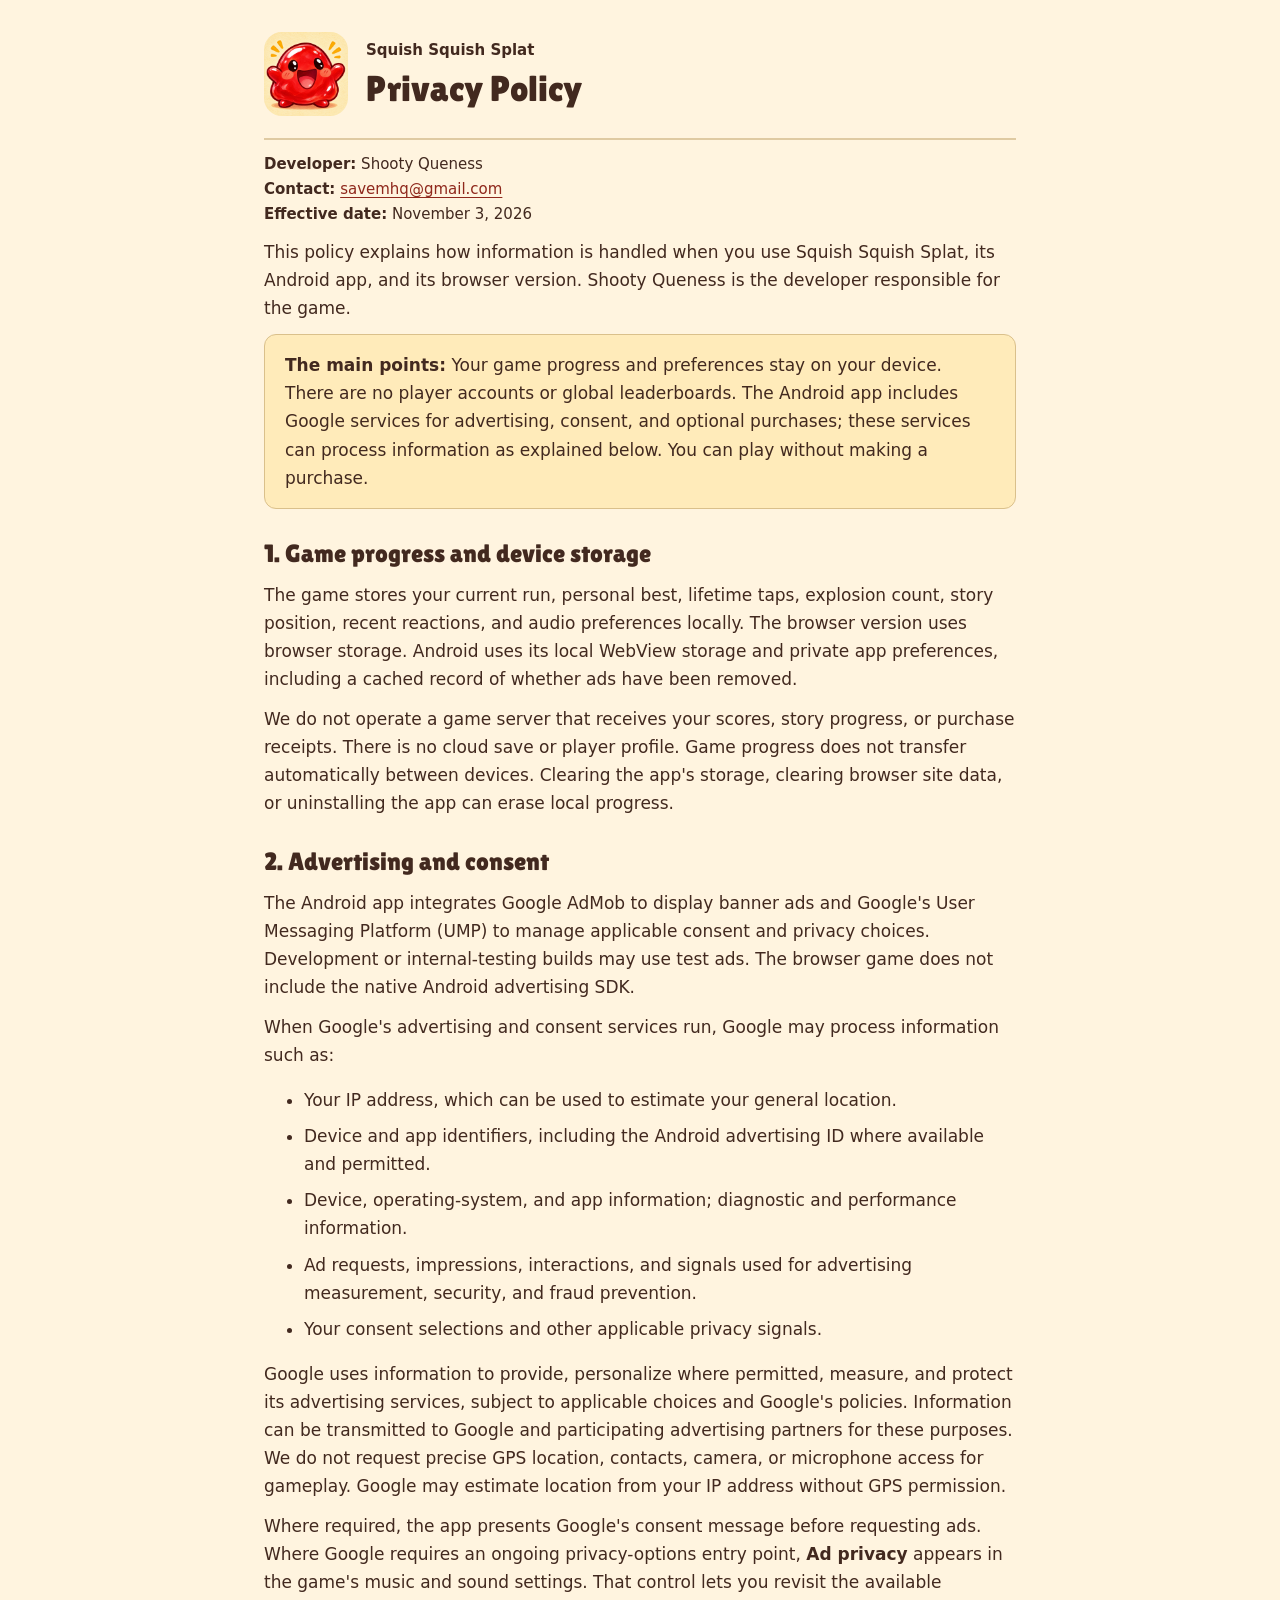
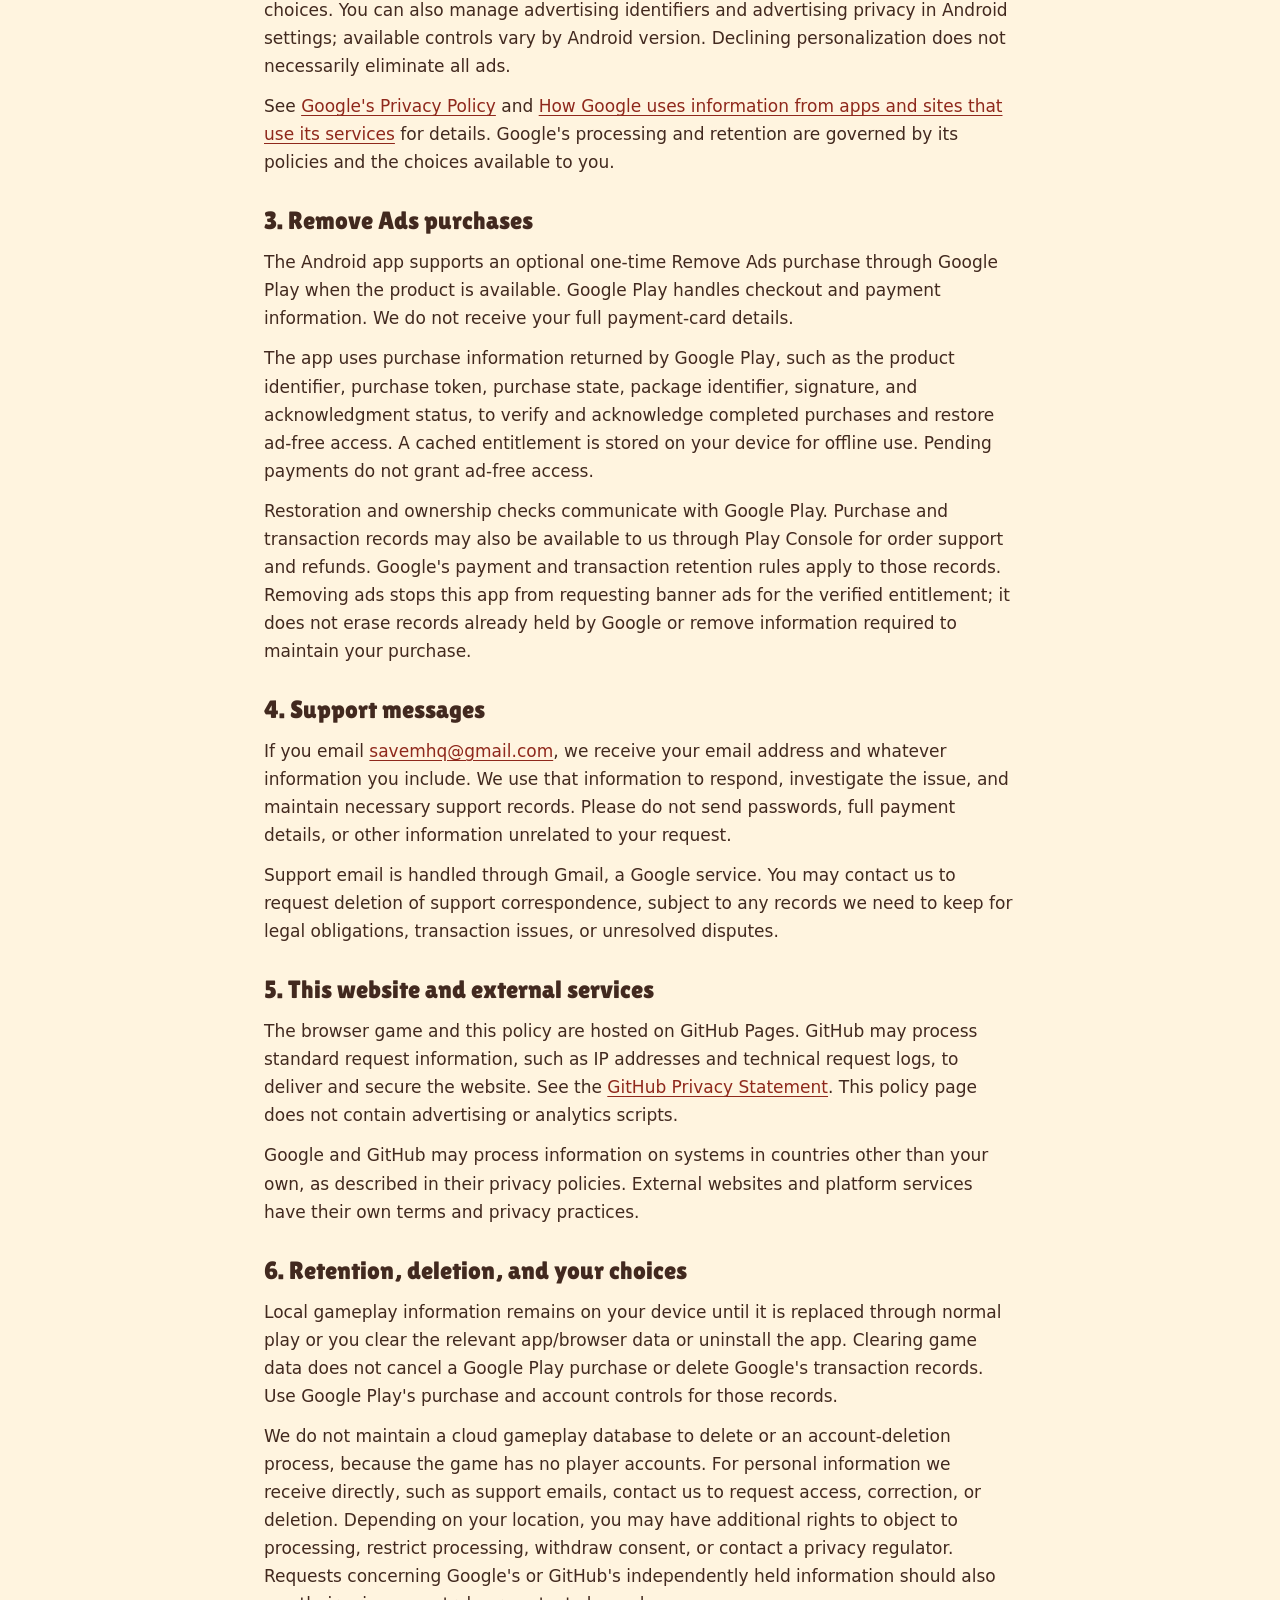
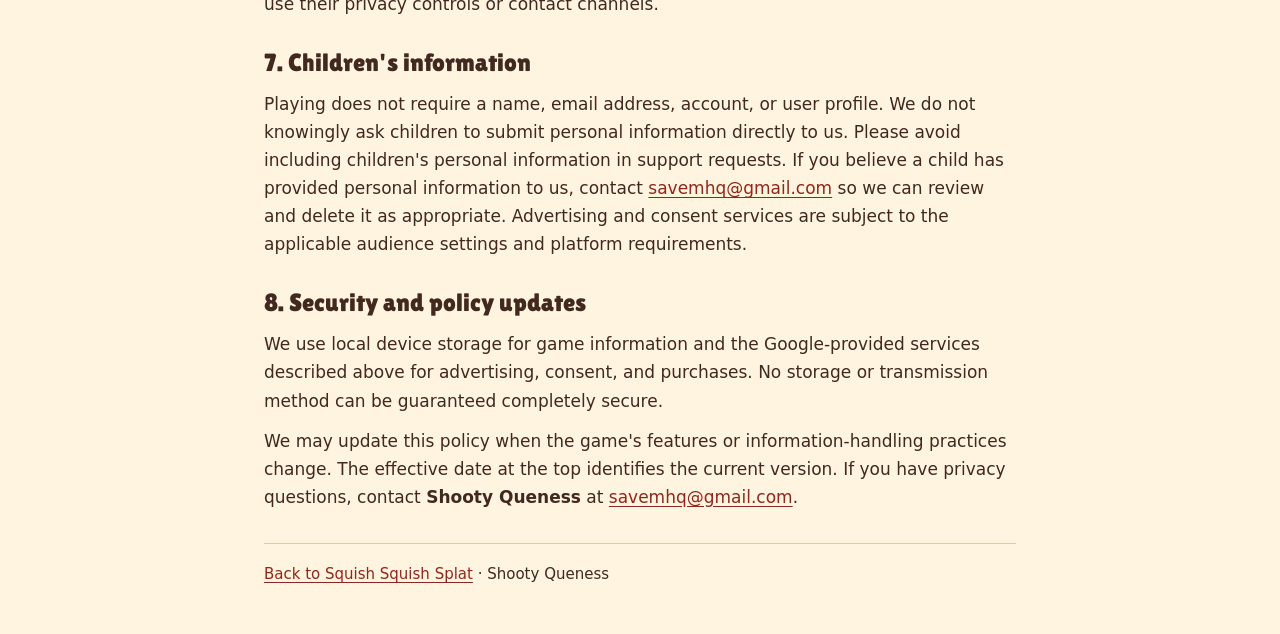
<file: privacy.html>
<!doctype html>
<html lang="en">
<head>
<meta charset="utf-8">
<meta name="viewport" content="width=device-width, initial-scale=1">
<meta name="theme-color" content="#fff4df">
<meta name="description" content="Privacy policy for Squish Squish Splat, developed by Shooty Queness. Information about local game saves, advertising, consent, purchases, and privacy choices.">
<link rel="canonical" href="https://shootyq.github.io/Clickclickboom/privacy.html">
<link rel="icon" type="image/png" sizes="48x48" href="assets/ui/favicon-48.png">
<title>Privacy Policy · Squish Squish Splat</title>
<style>
@font-face { font-family: 'Lilita One'; src: url('assets/fonts/LilitaOne-Regular.ttf') format('truetype'); font-display: swap; }
* { box-sizing: border-box; }
html { color-scheme: light; }
body { margin: 0; color: #42291f; background: #fff4df; font: 17px/1.65 system-ui, sans-serif; }
main { max-width: 800px; margin: 0 auto; padding: 32px 24px 48px; }
header { display: flex; gap: 18px; align-items: center; padding-bottom: 22px; border-bottom: 2px solid #dfcaa2; }
header img { width: 84px; height: 84px; flex-shrink: 0; border-radius: 18px; }
h1, h2 { font-family: 'Lilita One', system-ui, sans-serif; font-weight: 400; line-height: 1.2; }
h1 { margin: 4px 0 0; font-size: 36px; }
h2 { margin: 30px 0 10px; font-size: 25px; }
p { margin: 12px 0; }
a { color: #8f281c; text-underline-offset: 3px; }
a:focus-visible { outline: 3px solid #b94523; outline-offset: 4px; }
.brand { margin: 0; font-size: 15px; font-weight: 700; }
.summary { background: #ffebba; padding: 16px 20px; border: 1px solid #dac08b; border-radius: 12px; }
.meta { font-size: 15px; }
li { margin: 8px 0; }
footer { margin-top: 32px; padding-top: 18px; border-top: 1px solid #dfcaa2; font-size: 15px; }
@media (max-width: 420px) { main { padding: 24px 18px 36px; } header { gap: 12px; } header img { width: 64px; height: 64px; } h1 { font-size: 29px; } }
</style>
</head>
<body>
<main>
<header><img src="assets/ui/app-icon-512.png" alt="The cheerful red Squish Squish Splat blob" width="84" height="84"><div><p class="brand">Squish Squish Splat</p><h1>Privacy Policy</h1></div></header>
<p class="meta"><strong>Developer:</strong> Shooty Queness<br><strong>Contact:</strong> <a href="mailto:savemhq@gmail.com">savemhq@gmail.com</a><br><strong>Effective date:</strong> November 3, 2026</p>
<p>This policy explains how information is handled when you use Squish Squish Splat, its Android app, and its browser version. Shooty Queness is the developer responsible for the game.</p>
<div class="summary"><strong>The main points:</strong> Your game progress and preferences stay on your device. There are no player accounts or global leaderboards. The Android app includes Google services for advertising, consent, and optional purchases; these services can process information as explained below. You can play without making a purchase.</div>

<h2>1. Game progress and device storage</h2>
<p>The game stores your current run, personal best, lifetime taps, explosion count, story position, recent reactions, and audio preferences locally. The browser version uses browser storage. Android uses its local WebView storage and private app preferences, including a cached record of whether ads have been removed.</p>
<p>We do not operate a game server that receives your scores, story progress, or purchase receipts. There is no cloud save or player profile. Game progress does not transfer automatically between devices. Clearing the app's storage, clearing browser site data, or uninstalling the app can erase local progress.</p>

<h2>2. Advertising and consent</h2>
<p>The Android app integrates Google AdMob to display banner ads and Google's User Messaging Platform (UMP) to manage applicable consent and privacy choices. Development or internal-testing builds may use test ads. The browser game does not include the native Android advertising SDK.</p>
<p>When Google's advertising and consent services run, Google may process information such as:</p>
<ul>
<li>Your IP address, which can be used to estimate your general location.</li>
<li>Device and app identifiers, including the Android advertising ID where available and permitted.</li>
<li>Device, operating-system, and app information; diagnostic and performance information.</li>
<li>Ad requests, impressions, interactions, and signals used for advertising measurement, security, and fraud prevention.</li>
<li>Your consent selections and other applicable privacy signals.</li>
</ul>
<p>Google uses information to provide, personalize where permitted, measure, and protect its advertising services, subject to applicable choices and Google's policies. Information can be transmitted to Google and participating advertising partners for these purposes. We do not request precise GPS location, contacts, camera, or microphone access for gameplay. Google may estimate location from your IP address without GPS permission.</p>
<p>Where required, the app presents Google's consent message before requesting ads. Where Google requires an ongoing privacy-options entry point, <strong>Ad privacy</strong> appears in the game's music and sound settings. That control lets you revisit the available choices. You can also manage advertising identifiers and advertising privacy in Android settings; available controls vary by Android version. Declining personalization does not necessarily eliminate all ads.</p>
<p>See <a href="https://policies.google.com/privacy">Google's Privacy Policy</a> and <a href="https://policies.google.com/technologies/partner-sites">How Google uses information from apps and sites that use its services</a> for details. Google's processing and retention are governed by its policies and the choices available to you.</p>

<h2>3. Remove Ads purchases</h2>
<p>The Android app supports an optional one-time Remove Ads purchase through Google Play when the product is available. Google Play handles checkout and payment information. We do not receive your full payment-card details.</p>
<p>The app uses purchase information returned by Google Play, such as the product identifier, purchase token, purchase state, package identifier, signature, and acknowledgment status, to verify and acknowledge completed purchases and restore ad-free access. A cached entitlement is stored on your device for offline use. Pending payments do not grant ad-free access.</p>
<p>Restoration and ownership checks communicate with Google Play. Purchase and transaction records may also be available to us through Play Console for order support and refunds. Google's payment and transaction retention rules apply to those records. Removing ads stops this app from requesting banner ads for the verified entitlement; it does not erase records already held by Google or remove information required to maintain your purchase.</p>

<h2>4. Support messages</h2>
<p>If you email <a href="mailto:savemhq@gmail.com">savemhq@gmail.com</a>, we receive your email address and whatever information you include. We use that information to respond, investigate the issue, and maintain necessary support records. Please do not send passwords, full payment details, or other information unrelated to your request.</p>
<p>Support email is handled through Gmail, a Google service. You may contact us to request deletion of support correspondence, subject to any records we need to keep for legal obligations, transaction issues, or unresolved disputes.</p>

<h2>5. This website and external services</h2>
<p>The browser game and this policy are hosted on GitHub Pages. GitHub may process standard request information, such as IP addresses and technical request logs, to deliver and secure the website. See the <a href="https://docs.github.com/en/site-policy/privacy-policies/github-general-privacy-statement">GitHub Privacy Statement</a>. This policy page does not contain advertising or analytics scripts.</p>
<p>Google and GitHub may process information on systems in countries other than your own, as described in their privacy policies. External websites and platform services have their own terms and privacy practices.</p>

<h2>6. Retention, deletion, and your choices</h2>
<p>Local gameplay information remains on your device until it is replaced through normal play or you clear the relevant app/browser data or uninstall the app. Clearing game data does not cancel a Google Play purchase or delete Google's transaction records. Use Google Play's purchase and account controls for those records.</p>
<p>We do not maintain a cloud gameplay database to delete or an account-deletion process, because the game has no player accounts. For personal information we receive directly, such as support emails, contact us to request access, correction, or deletion. Depending on your location, you may have additional rights to object to processing, restrict processing, withdraw consent, or contact a privacy regulator. Requests concerning Google's or GitHub's independently held information should also use their privacy controls or contact channels.</p>

<h2>7. Children's information</h2>
<p>Playing does not require a name, email address, account, or user profile. We do not knowingly ask children to submit personal information directly to us. Please avoid including children's personal information in support requests. If you believe a child has provided personal information to us, contact <a href="mailto:savemhq@gmail.com">savemhq@gmail.com</a> so we can review and delete it as appropriate. Advertising and consent services are subject to the applicable audience settings and platform requirements.</p>

<h2>8. Security and policy updates</h2>
<p>We use local device storage for game information and the Google-provided services described above for advertising, consent, and purchases. No storage or transmission method can be guaranteed completely secure.</p>
<p>We may update this policy when the game's features or information-handling practices change. The effective date at the top identifies the current version. If you have privacy questions, contact <strong>Shooty Queness</strong> at <a href="mailto:savemhq@gmail.com">savemhq@gmail.com</a>.</p>
<footer><a href="./">Back to Squish Squish Splat</a> · Shooty Queness</footer>
</main>
</body>
</html>
</file>
